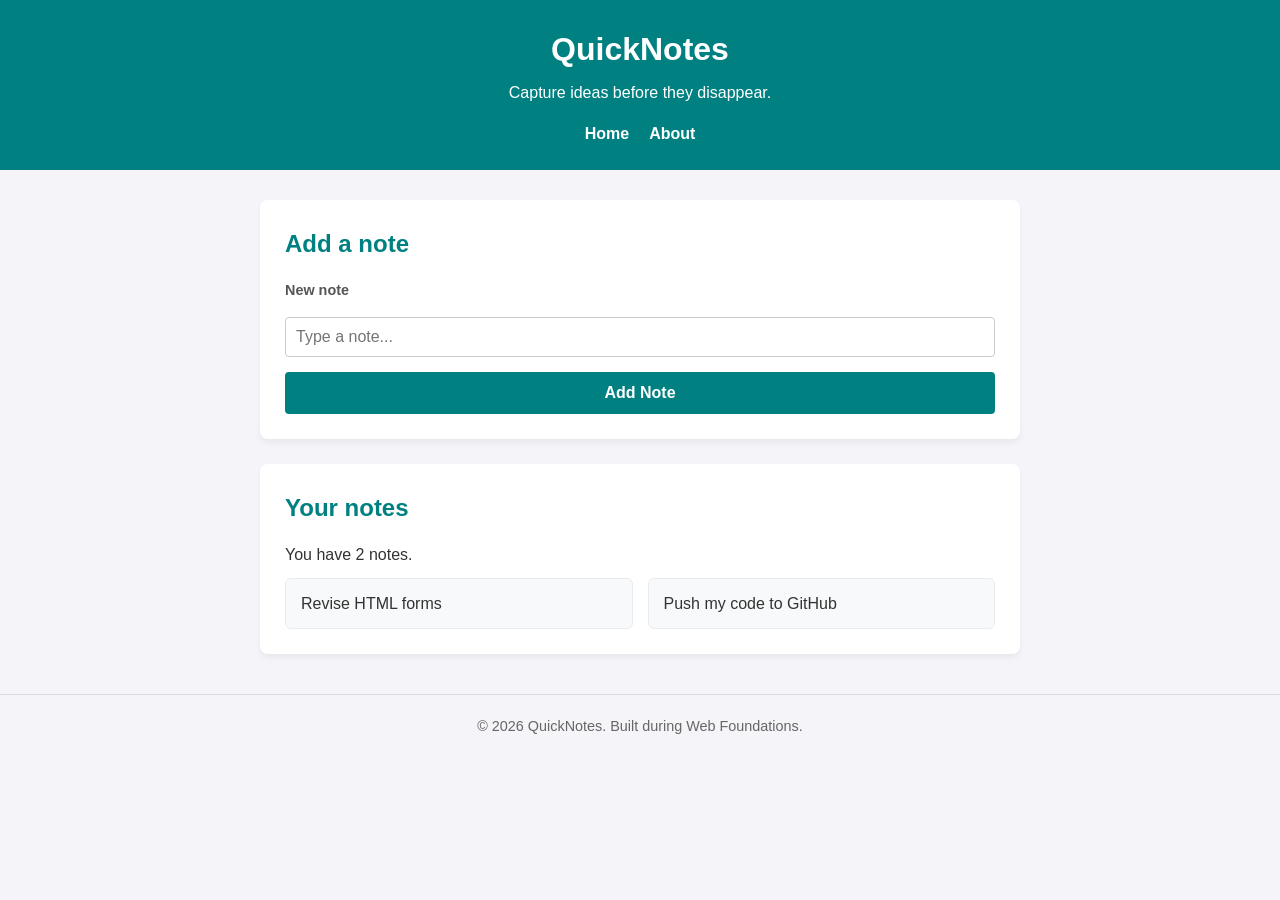
<file: index.html>
<!DOCTYPE html>
<html lang="en">
  <head>
    <meta charset="UTF-8" />
    <meta name="viewport" content="width=device-width, initial-scale=1.0" />
    <title>QuickNotes</title>
    <link rel="stylesheet" href="style.css">
  </head>
  <body>
    <header>
      <h1>QuickNotes</h1>
      <p>Capture ideas before they disappear.</p>
      <nav>
  <a href="index.html">Home</a>
  <a href="about.html">About</a>
</nav>
    </header>

    <main>
      <section>
        <h2>Add a note</h2>
        <form id="note-form">
          <label for="note-input">New note</label>
          <input type="text" id="note-input" placeholder="Type a note..." />
          <button type="submit">Add Note</button>
        </form>
      </section>

      <section>
        <h2>Your notes</h2>
        <p id="note-count">You have 2 notes.</p>
        <ul id="notes-list">
          <li>Revise HTML forms</li>
          <li>Push my code to GitHub</li>
        </ul>
      </section>
    </main>

    <footer>
      <p>&copy; 2026 QuickNotes. Built during Web Foundations.</p>
    </footer>
  </body>
</html>
</file>
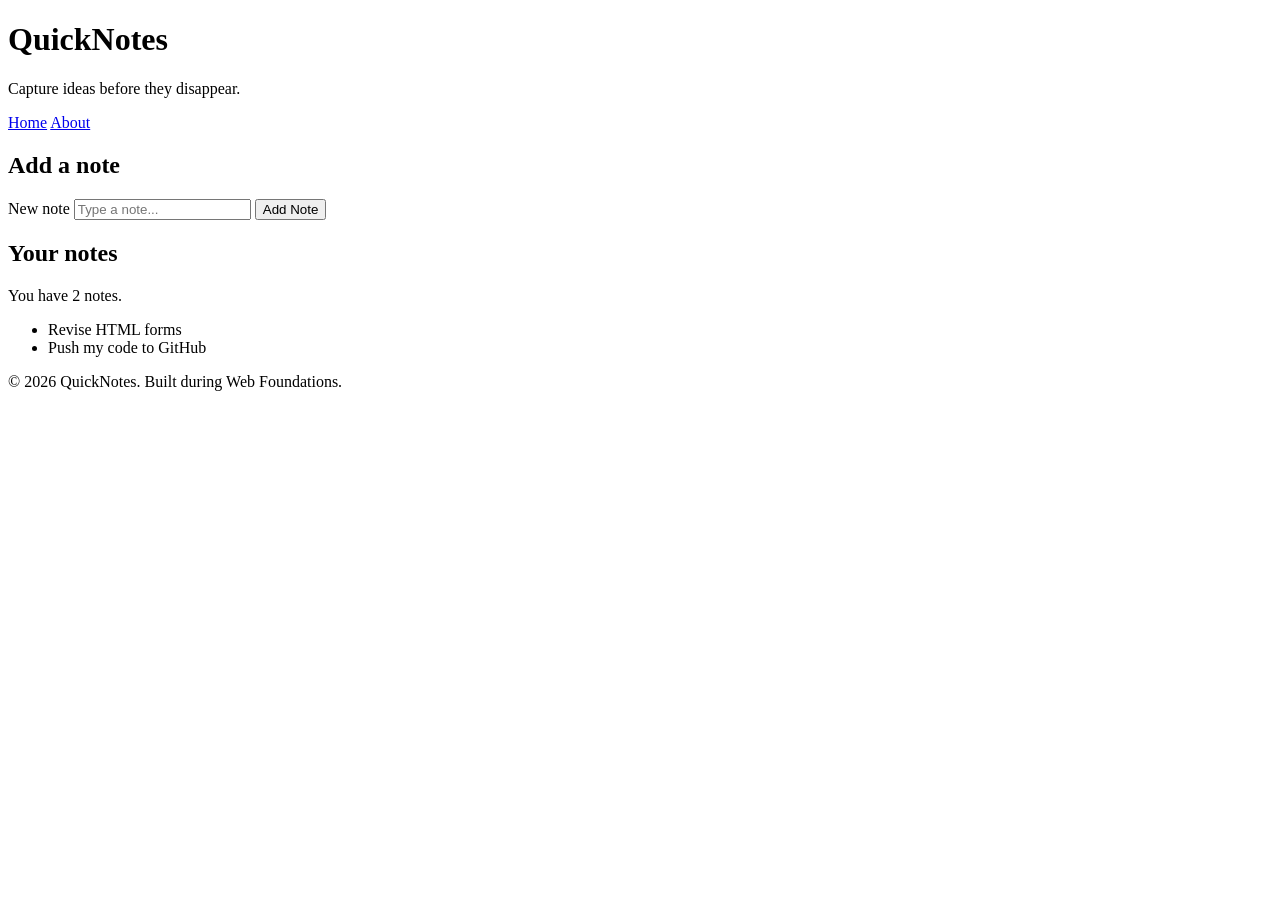
<file: day1/index.html>
<!DOCTYPE html>
<html lang="en">
  <head>
    <meta charset="UTF-8" />
    <meta name="viewport" content="width=device-width, initial-scale=1.0" />
    <title>QuickNotes</title>
  </head>
  <body>
    <header>
      <h1>QuickNotes</h1>
      <p>Capture ideas before they disappear.</p>
      <nav>
  <a href="index.html">Home</a>
  <a href="about.html">About</a>
</nav>
    </header>

    <main>
      <section>
        <h2>Add a note</h2>
        <form id="note-form">
          <label for="note-input">New note</label>
          <input type="text" id="note-input" placeholder="Type a note..." />
          <button type="submit">Add Note</button>
        </form>
      </section>

      <section>
        <h2>Your notes</h2>
        <p id="note-count">You have 2 notes.</p>
        <ul id="notes-list">
          <li>Revise HTML forms</li>
          <li>Push my code to GitHub</li>
        </ul>
      </section>
    </main>

    <footer>
      <p>&copy; 2026 QuickNotes. Built during Web Foundations.</p>
    </footer>
  </body>
</html>
</file>
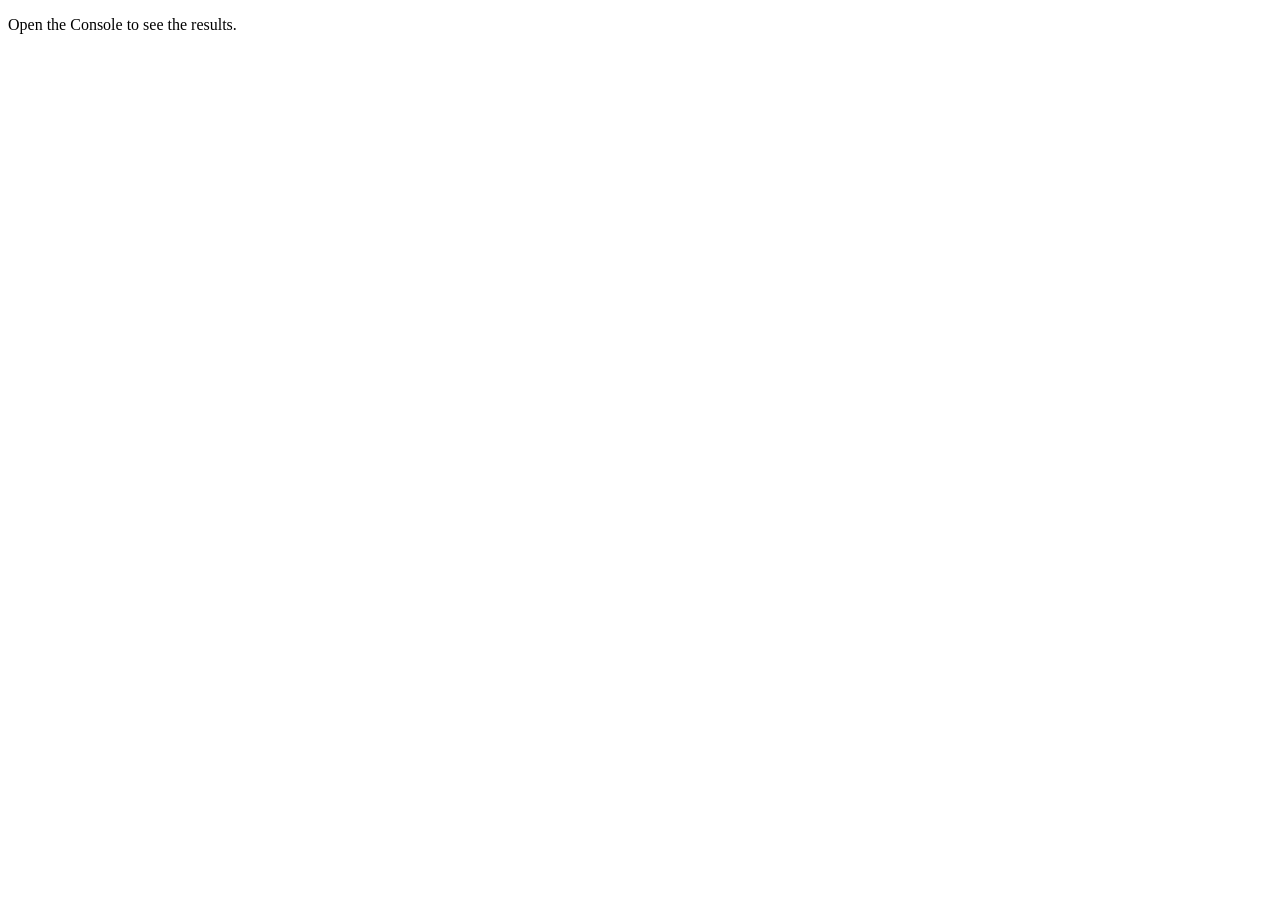
<file: day3/index.html>
<!DOCTYPE html>
<html lang="en">
<head>
    <meta charset="UTF-8">
    <meta name="viewport" content="width=device-width, initial-scale=1.0">
    <title>Notes Toolkit</title>
    <script src="script.js" defer></script>
</head>
<body>
    <p>Open the Console to see the results.</p>

    
</body>
</html>
</file>
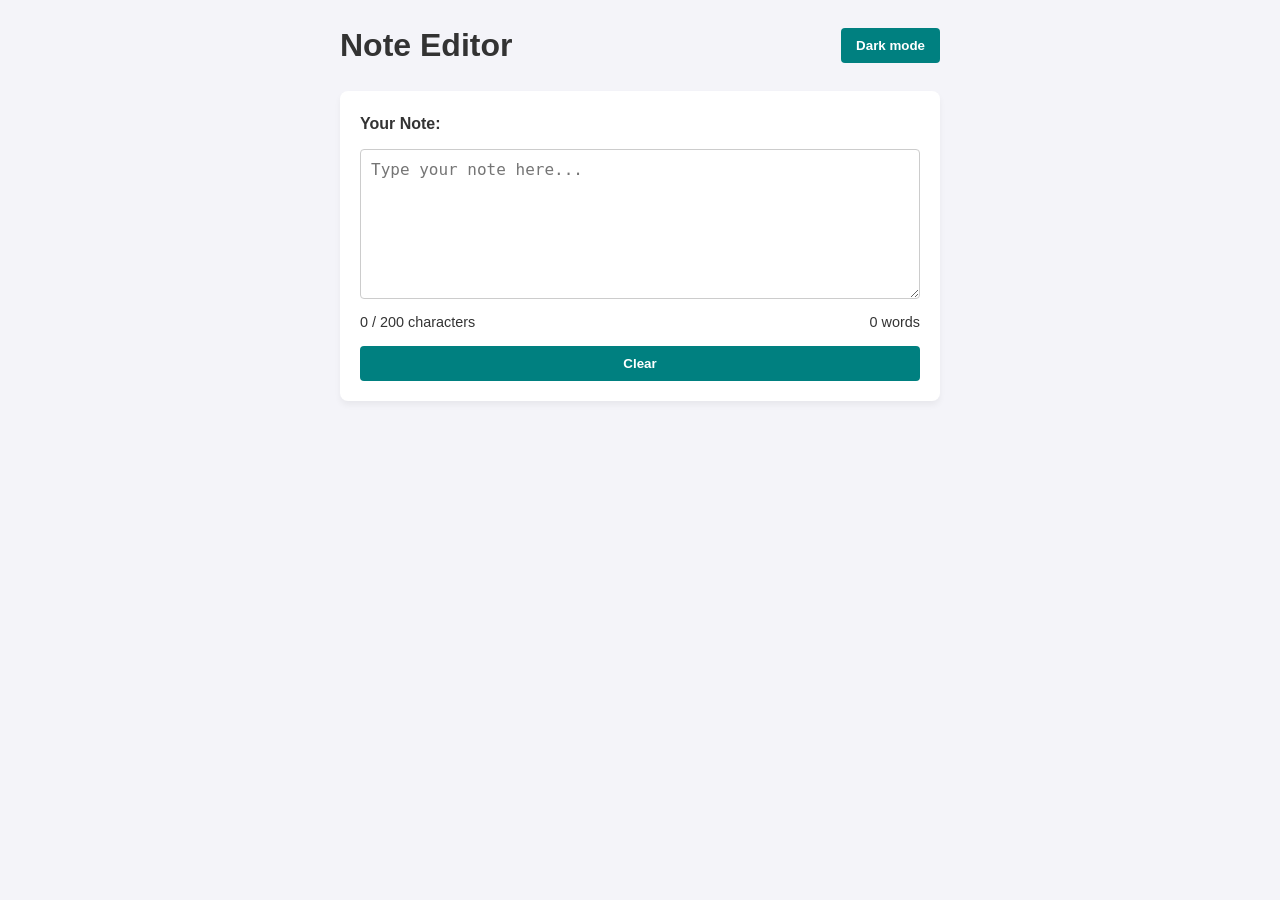
<file: day4/index.html>
<!DOCTYPE html>
<html lang="en">
<head>
  <meta charset="UTF-8">
  <meta name="viewport" content="width=device-width, initial-scale=1.0">
  <title>Enhanced Note Editor</title>
  <link rel="stylesheet" href="style.css">
  <script src="script.js" defer></script>
</head>
<body>
  <header>
    <h1>Note Editor</h1>
    <button id="theme-toggle">Dark mode</button>
  </header>
  
  <main>
    <div class="editor-container">
      <label for="note-text">Your Note:</label>
      <textarea id="note-text" placeholder="Type your note here..."></textarea>
      
      <div class="counter-row">
        <p id="char-count">0 / 200 characters</p>
        <p id="word-count">0 words</p>
      </div>
      
      <button id="clear-btn">Clear</button>
    </div>
  </main>
</body>
</html>
</file>
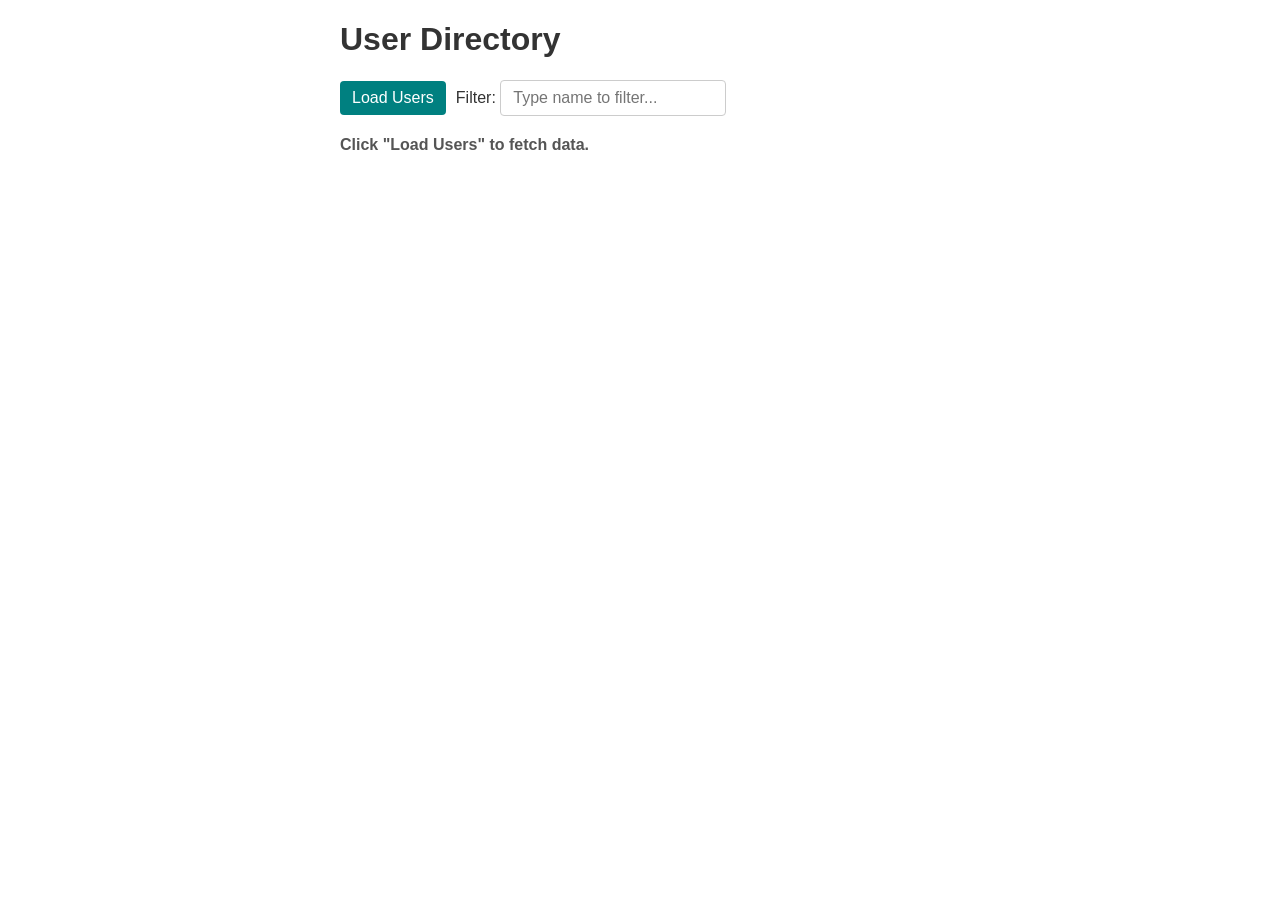
<file: day5/index.html>
<!DOCTYPE html>
<html lang="en">
<head>
  <meta charset="UTF-8">
  <meta name="viewport" content="width=device-width, initial-scale=1.0">
  <title>User Directory</title>
  <style>
    body { font-family: Arial, sans-serif; max-width: 600px; margin: 20px auto; padding: 0 20px; color: #333; }
    .controls { display: flex; gap: 10px; margin-bottom: 20px; align-items: center; }
    input, button { padding: 8px 12px; font-size: 1rem; }
    button { cursor: pointer; background-color: #008080; color: white; border: none; border-radius: 4px; }
    button:disabled { background-color: #ccc; cursor: not-allowed; }
    input { flex: 1; border: 1px solid #ccc; border-radius: 4px; }
    #status { font-weight: bold; margin-bottom: 15px; color: #555; }
    ul { list-style: none; padding: 0; display: flex; flex-direction: column; gap: 10px; }
    li { background: #f9f9f9; padding: 15px; border: 1px solid #ddd; border-radius: 6px; }
    li p { margin: 4px 0; }
  </style>
  <script src="users.js" defer></script>
</head>
<body>
  <h1>User Directory</h1>
  
  <div class="controls">
    <button id="load-users">Load Users</button>
    <div>
      <label for="filter-input">Filter:</label>
      <input type="text" id="filter-input" placeholder="Type name to filter...">
    </div>
  </div>

  <p id="status">Click "Load Users" to fetch data.</p>
  <ul id="users-list"></ul>
</body>
</html>
</file>
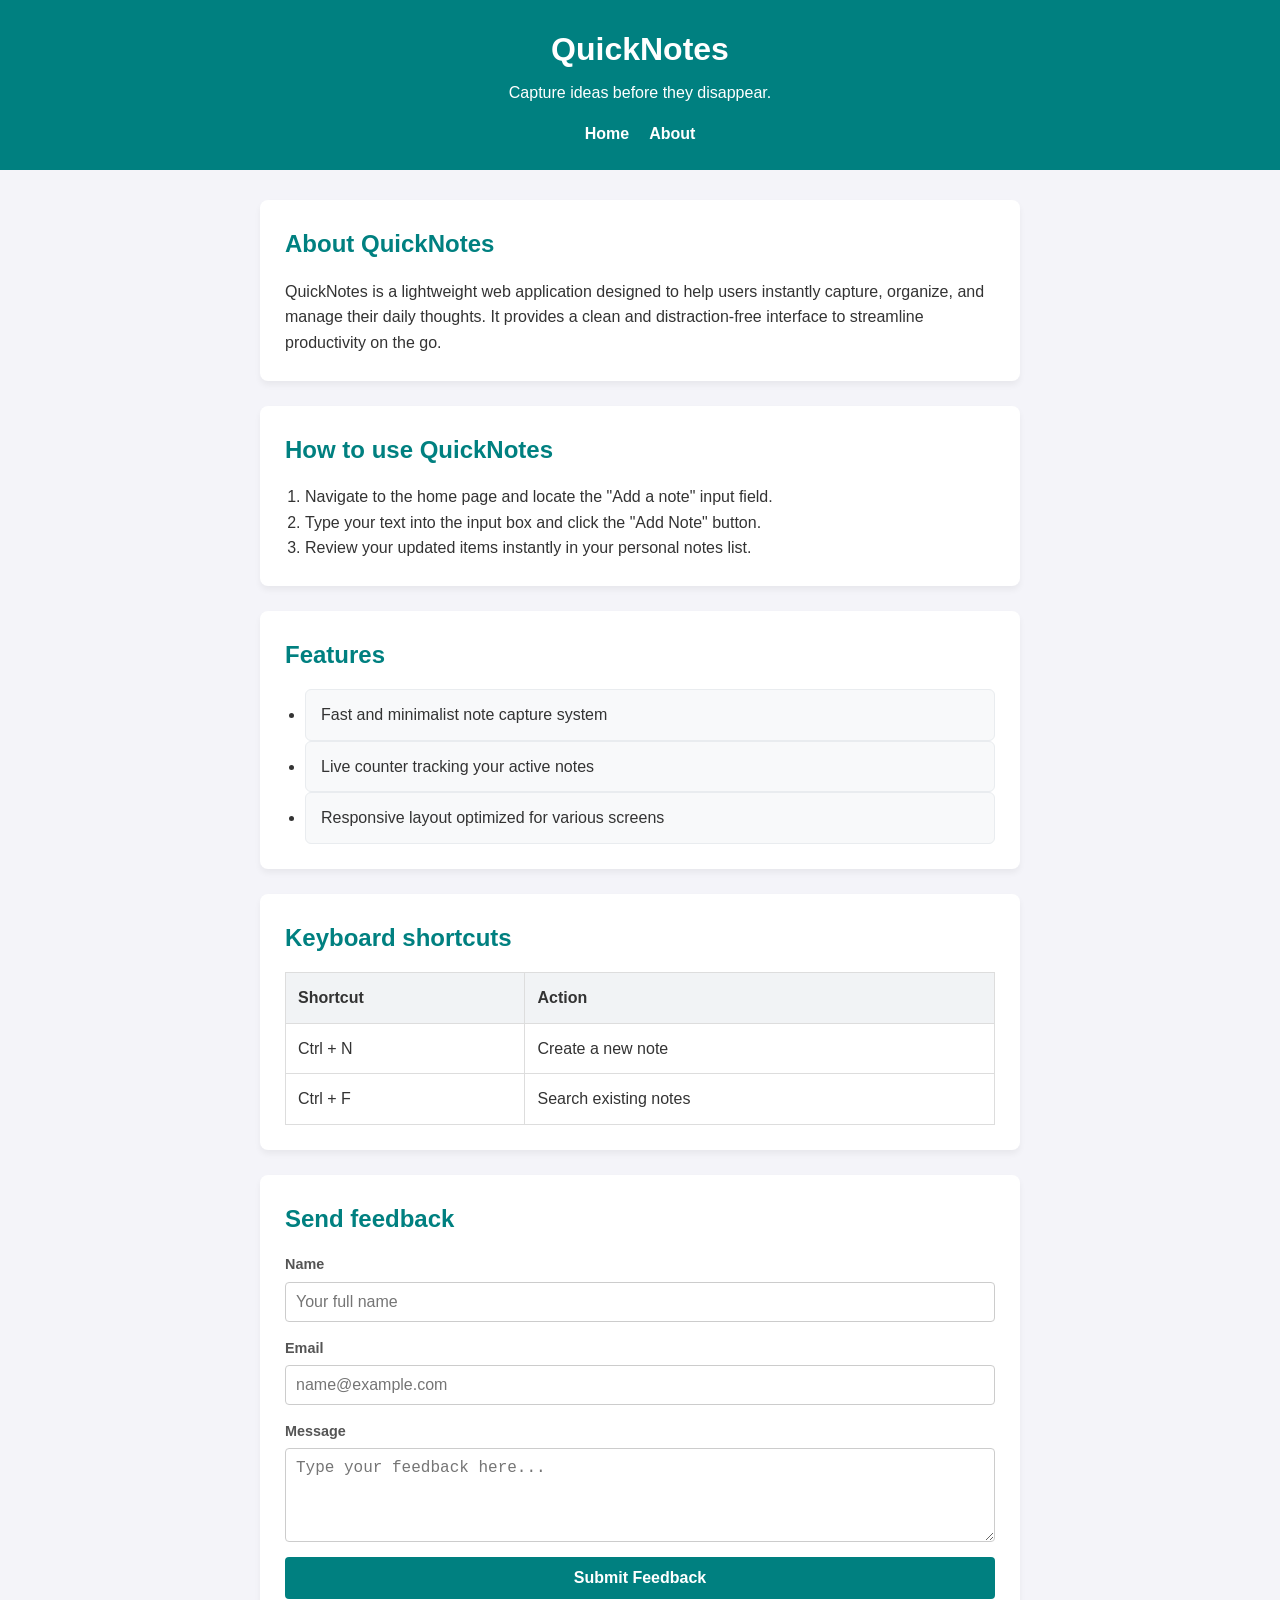
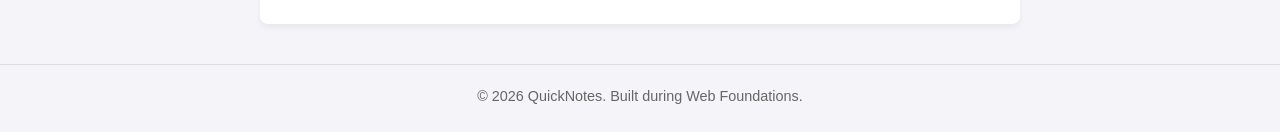
<file: about.html>
<!DOCTYPE html>
<html lang="en">
  <head>
    <meta charset="UTF-8" />
    <meta name="viewport" content="width=device-width, initial-scale=1.0" />
    <title>About - QuickNotes</title>
     <link rel="stylesheet" href="style.css">
  </head>
  <body>
    <header>
      <h1>QuickNotes</h1>
      <p>Capture ideas before they disappear.</p>
      <nav>
        <a href="index.html">Home</a>
        <a href="about.html">About</a>
      </nav>
    </header>

    <main>
      <section>
        <h2>About QuickNotes</h2>
        <p>QuickNotes is a lightweight web application designed to help users instantly capture, organize, and manage their daily thoughts. It provides a clean and distraction-free interface to streamline productivity on the go.</p>
      </section>

      <section>
        <h2>How to use QuickNotes</h2>
        <ol>
          <li>Navigate to the home page and locate the "Add a note" input field.</li>
          <li>Type your text into the input box and click the "Add Note" button.</li>
          <li>Review your updated items instantly in your personal notes list.</li>
        </ol>
      </section>

      <section>
        <h2>Features</h2>
        <ul>
          <li>Fast and minimalist note capture system</li>
          <li>Live counter tracking your active notes</li>
          <li>Responsive layout optimized for various screens</li>
        </ul>
      </section>

      <section>
        <h2>Keyboard shortcuts</h2>
        <table>
          <thead>
            <tr>
              <th>Shortcut</th>
              <th>Action</th>
            </tr>
          </thead>
          <tbody>
            <tr>
              <td>Ctrl + N</td>
              <td>Create a new note</td>
            </tr>
            <tr>
              <td>Ctrl + F</td>
              <td>Search existing notes</td>
            </tr>
          </tbody>
        </table>
      </section>

      <section>
        <h2>Send feedback</h2>
        <form id="feedback-form">
          <div>
            <label for="name-input">Name</label>
            <input type="text" id="name-input" required placeholder="Your full name" />
          </div>
          <div>
            <label for="email-input">Email</label>
            <input type="email" id="email-input" required placeholder="name@example.com" />
          </div>
          <div>
            <label for="message-input">Message</label>
            <textarea id="message-input" required rows="4" placeholder="Type your feedback here..."></textarea>
          </div>
          <button type="submit">Submit Feedback</button>
        </form>
      </section>
    </main>

    <footer>
      <p>&copy; 2026 QuickNotes. Built during Web Foundations.</p>
    </footer>
  </body>
</html>
</file>
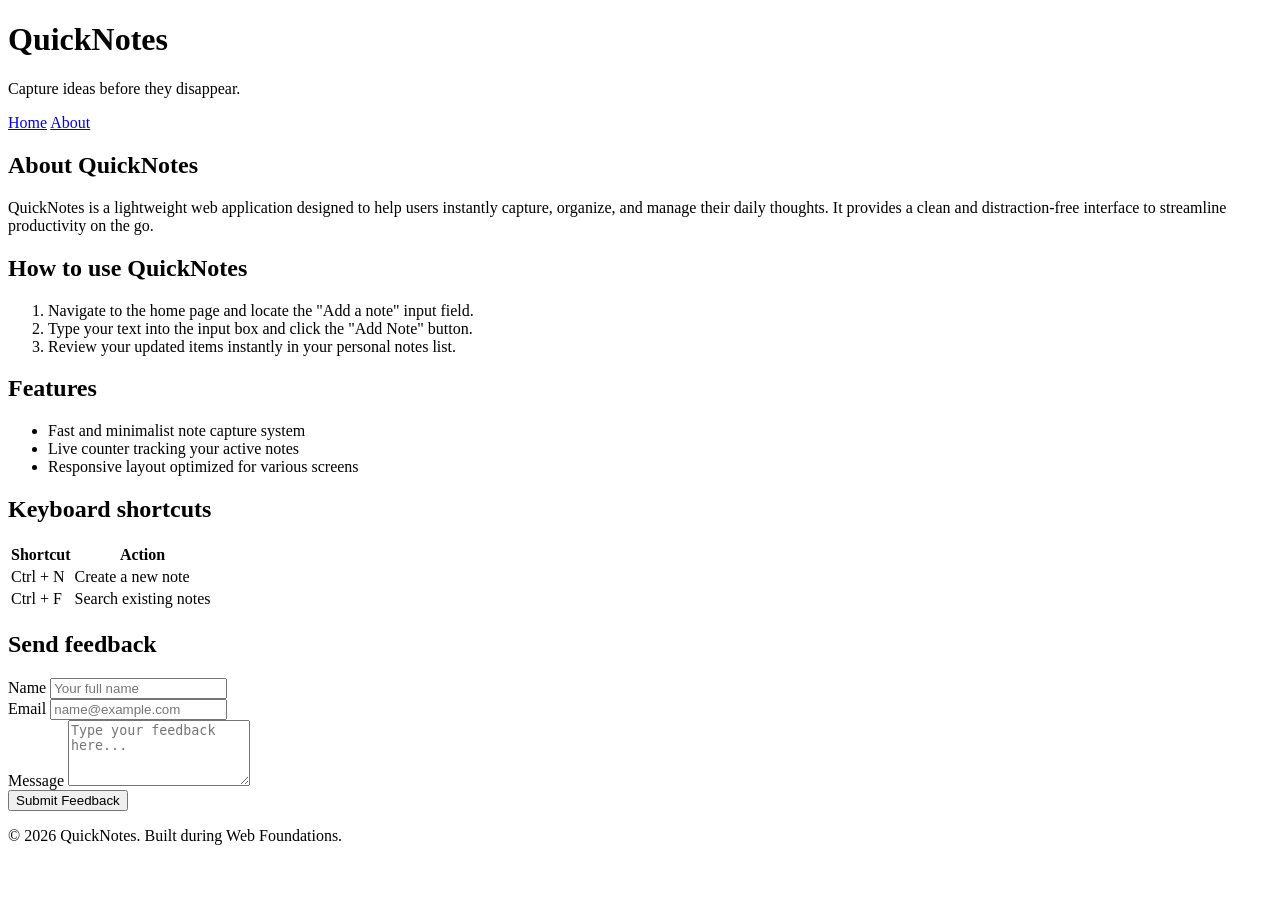
<file: day1/about.html>
<!DOCTYPE html>
<html lang="en">
  <head>
    <meta charset="UTF-8" />
    <meta name="viewport" content="width=device-width, initial-scale=1.0" />
    <title>About - QuickNotes</title>
  </head>
  <body>
    <header>
      <h1>QuickNotes</h1>
      <p>Capture ideas before they disappear.</p>
      <nav>
        <a href="index.html">Home</a>
        <a href="about.html">About</a>
      </nav>
    </header>

    <main>
      <section>
        <h2>About QuickNotes</h2>
        <p>QuickNotes is a lightweight web application designed to help users instantly capture, organize, and manage their daily thoughts. It provides a clean and distraction-free interface to streamline productivity on the go.</p>
      </section>

      <section>
        <h2>How to use QuickNotes</h2>
        <ol>
          <li>Navigate to the home page and locate the "Add a note" input field.</li>
          <li>Type your text into the input box and click the "Add Note" button.</li>
          <li>Review your updated items instantly in your personal notes list.</li>
        </ol>
      </section>

      <section>
        <h2>Features</h2>
        <ul>
          <li>Fast and minimalist note capture system</li>
          <li>Live counter tracking your active notes</li>
          <li>Responsive layout optimized for various screens</li>
        </ul>
      </section>

      <section>
        <h2>Keyboard shortcuts</h2>
        <table>
          <thead>
            <tr>
              <th>Shortcut</th>
              <th>Action</th>
            </tr>
          </thead>
          <tbody>
            <tr>
              <td>Ctrl + N</td>
              <td>Create a new note</td>
            </tr>
            <tr>
              <td>Ctrl + F</td>
              <td>Search existing notes</td>
            </tr>
          </tbody>
        </table>
      </section>

      <section>
        <h2>Send feedback</h2>
        <form id="feedback-form">
          <div>
            <label for="name-input">Name</label>
            <input type="text" id="name-input" required placeholder="Your full name" />
          </div>
          <div>
            <label for="email-input">Email</label>
            <input type="email" id="email-input" required placeholder="name@example.com" />
          </div>
          <div>
            <label for="message-input">Message</label>
            <textarea id="message-input" required rows="4" placeholder="Type your feedback here..."></textarea>
          </div>
          <button type="submit">Submit Feedback</button>
        </form>
      </section>
    </main>

    <footer>
      <p>&copy; 2026 QuickNotes. Built during Web Foundations.</p>
    </footer>
  </body>
</html>
</file>
<file: style.css>
/* 1. Global Reset */
* {
  margin: 0;
  padding: 0;
  box-sizing: border-box;
}

body {
  font-family: Arial, sans-serif;
  line-height: 1.6;
  background-color: #f4f4f9;
  color: #333;
}

/* 2. Header & Navigation (Flexbox) */
header {
  background-color: #008080;
  color: white;
  padding: 1.5rem;
  text-align: center;
}

header h1 {
  margin-bottom: 5px;
}

nav {
  display: flex;
  justify-content: center;
  gap: 20px;
  margin-top: 15px;
}

nav a {
  color: white;
  text-decoration: none;
  font-weight: bold;
  transition: color 0.2s ease;
}

nav a:hover {
  text-decoration: underline;
  color: #e0f2f1;
}

/* 3. Main Container & Card Sections */
main {
  max-width: 800px;
  margin: 30px auto;
  padding: 0 20px;
}

section {
  background: white;
  padding: 25px;
  margin-bottom: 25px;
  border-radius: 8px;
  box-shadow: 0 4px 6px rgba(0, 0, 0, 0.05);
}

section h2 {
  margin-bottom: 15px;
  color: #008080;
}

/* 4. Lists & Features Grid */
ol, ul {
  margin-left: 20px;
  margin-top: 10px;
}

/* Targets the unordered list on the about page for a grid look */
.features-list, ul#notes-list {
  display: grid;
  grid-template-columns: repeat(auto-fit, minmax(180px, 1fr));
  gap: 15px;
  list-style: none;
  margin-left: 0;
}

ul li {
  background: #f8f9fa;
  padding: 12px 15px;
  border-radius: 6px;
  border: 1px solid #e9ecef;
}

/* 5. Tables (Keyboard Shortcuts) */
table {
  width: 100%;
  border-collapse: collapse;
  margin-top: 10px;
}

th, td {
  border: 1px solid #ddd;
  padding: 12px;
  text-align: left;
}

th {
  background-color: #f1f3f5;
  color: #333;
}

/* 6. Forms & Inputs */
form {
  display: flex;
  flex-direction: column;
  gap: 15px;
  margin-top: 10px;
}

form div {
  display: flex;
  flex-direction: column;
  gap: 5px;
}

label {
  font-weight: bold;
  font-size: 0.9rem;
  color: #555;
}

input[type="text"],
input[type="email"],
textarea {
  width: 100%;
  padding: 10px;
  border: 1px solid #ccc;
  border-radius: 4px;
  font-size: 1rem;
}

input:focus, textarea:focus {
  outline: none;
  border-color: #008080;
  box-shadow: 0 0 0 3px rgba(0, 128, 128, 0.1);
}

button {
  background-color: #008080;
  color: white;
  padding: 12px;
  border: none;
  border-radius: 4px;
  font-size: 1rem;
  font-weight: bold;
  cursor: pointer;
  transition: background-color 0.3s ease;
}

button:hover {
  background-color: #006666;
}

/* 7. Footer */
footer {
  text-align: center;
  padding: 20px;
  color: #666;
  font-size: 0.9rem;
  border-top: 1px solid #ddd;
  margin-top: 40px;
}

/* 8. Media Query for Small Screens */
@media (max-width: 600px) {
  header {
    padding: 1rem;
  }

  header h1 {
    font-size: 1.5rem;
  }

  section {
    padding: 15px;
  }
}
</file>
<file: day4/style.css>
:root {
  --bg-color: #f4f4f9;
  --card-bg: #ffffff;
  --text-color: #333333;
  --primary-color: #008080;
  --primary-hover: #006666;
  --border-color: #ccc;
}

body.dark {
  --bg-color: #1a1a1a;
  --card-bg: #2d2d2d;
  --text-color: #f4f4f9;
  --primary-color: #4db8b8;
  --primary-hover: #66cccc;
  --border-color: #444;
}

* {
  margin: 0;
  padding: 0;
  box-sizing: border-box;
}

body {
  font-family: Arial, sans-serif;
  background-color: var(--bg-color);
  color: var(--text-color);
  line-height: 1.6;
  padding: 20px;
  transition: background-color 0.3s, color 0.3s;
}

header {
  display: flex;
  justify-content: space-between;
  align-items: center;
  max-width: 600px;
  margin: 0 auto 20px auto;
}

main {
  max-width: 600px;
  margin: 0 auto;
}

.editor-container {
  background: var(--card-bg);
  padding: 20px;
  border-radius: 8px;
  box-shadow: 0 4px 6px rgba(0, 0, 0, 0.05);
  display: flex;
  flex-direction: column;
  gap: 12px;
}

label {
  font-weight: bold;
}

textarea {
  width: 100%;
  height: 150px;
  padding: 10px;
  border: 1px solid var(--border-color);
  border-radius: 4px;
  background-color: var(--card-bg);
  color: var(--text-color);
  font-size: 1rem;
  resize: vertical;
}

textarea:focus {
  outline: none;
  border-color: var(--primary-color);
}

.counter-row {
  display: flex;
  justify-content: space-between;
  font-size: 0.9rem;
}

/* Counter Threshold Styles */
.warning {
  color: orange;
}

.over {
  color: red;
  font-weight: bold;
}

button {
  background-color: var(--primary-color);
  color: white;
  padding: 10px 15px;
  border: none;
  border-radius: 4px;
  cursor: pointer;
  font-weight: bold;
  transition: background-color 0.2s;
}

button:hover {
  background-color: var(--primary-hover);
}
</file>
